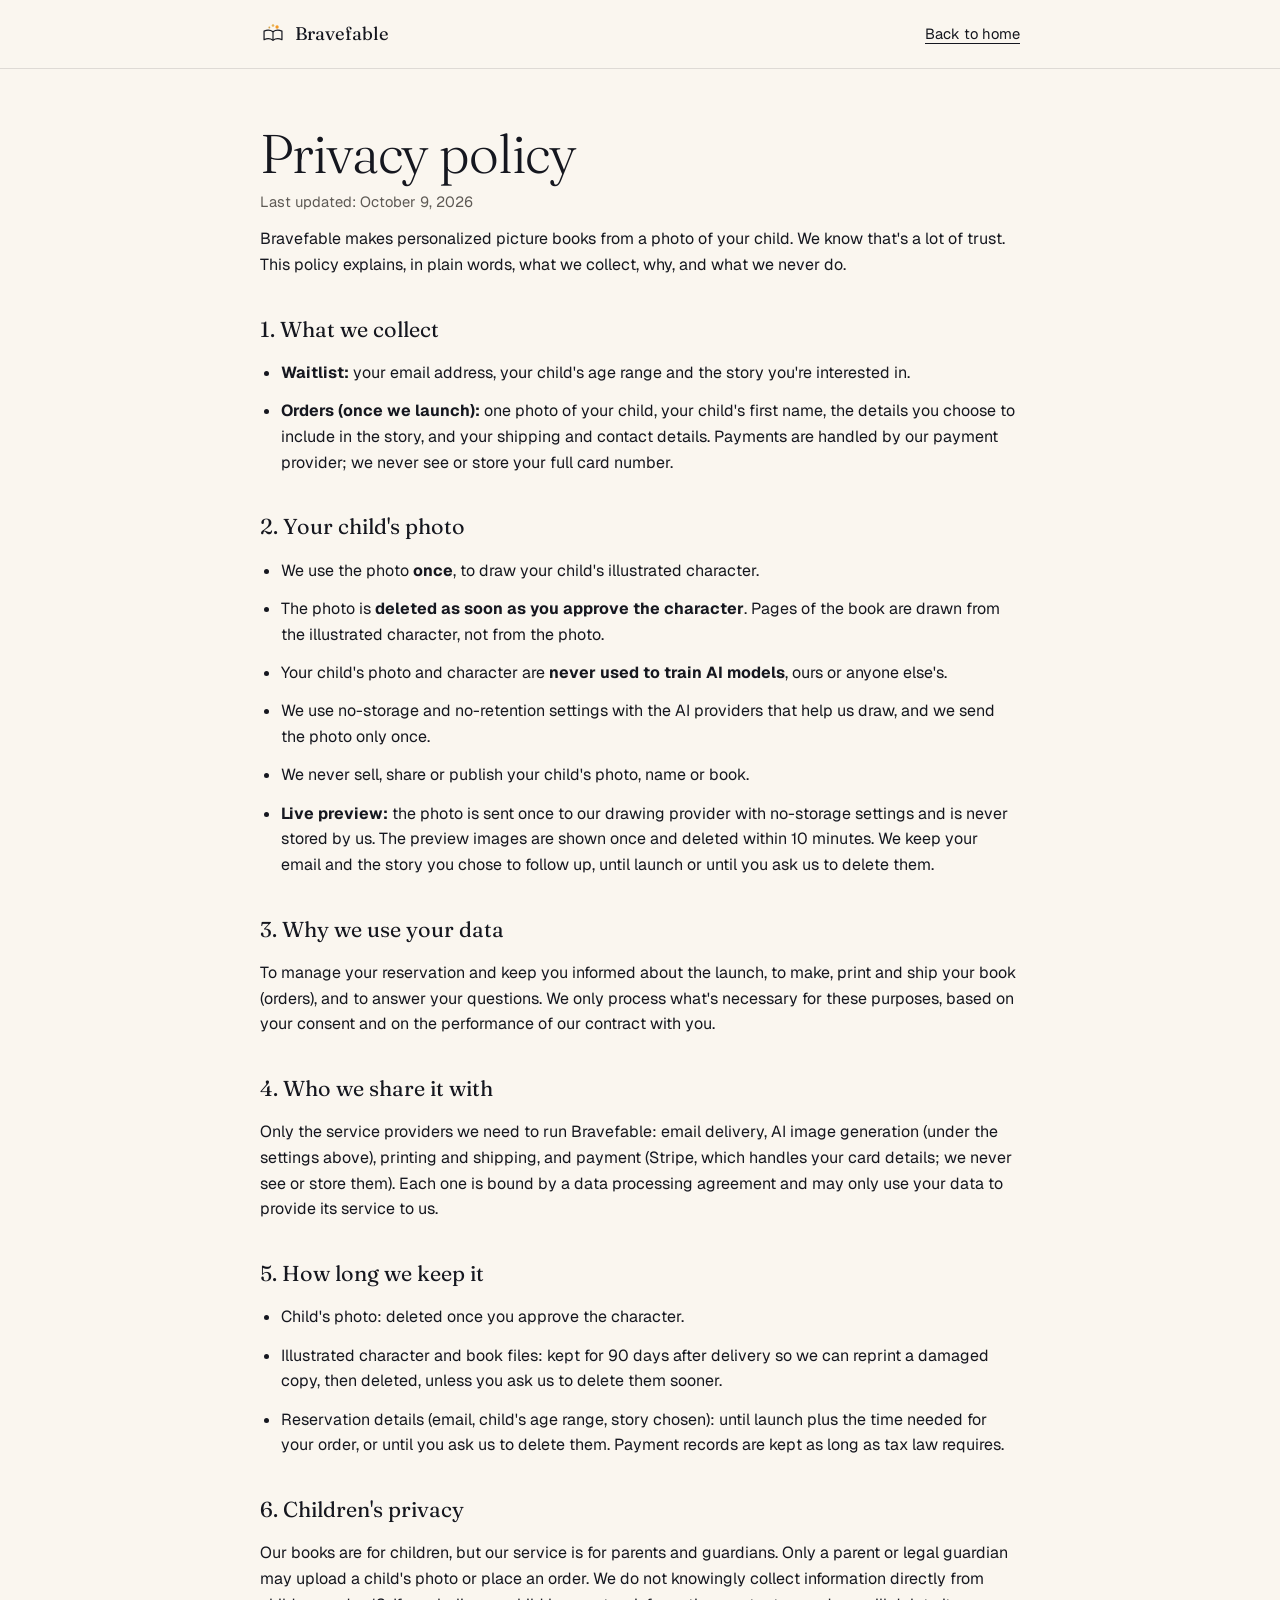
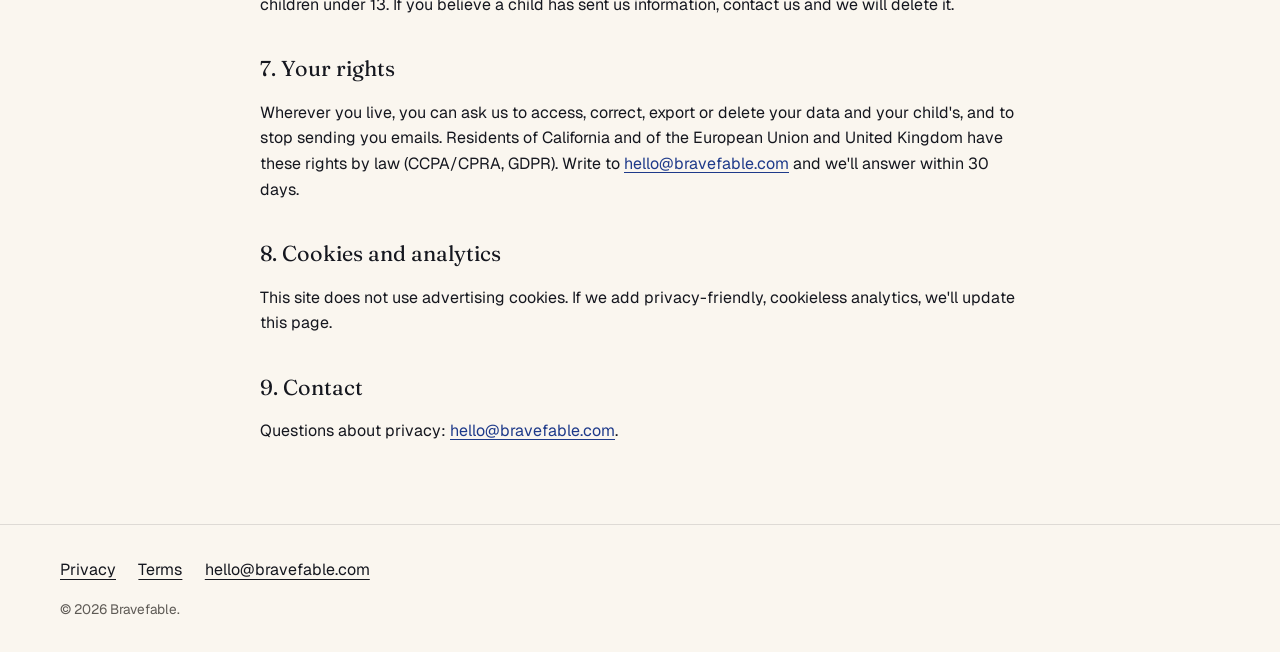
<file: privacy.html>
<!DOCTYPE html>
<html lang="en">
<head>
  <meta charset="UTF-8" />
  <meta name="viewport" content="width=device-width, initial-scale=1.0" />
  <title>Privacy policy · Bravefable</title>
  <meta name="description" content="How Bravefable handles your child's photo and your data: used once, deleted after drawing, never used for training." />
  <link rel="canonical" href="https://lgdlcs.github.io/bravefable/privacy.html" />
  <link rel="icon" type="image/svg+xml" href="favicon.svg" />
  <link rel="preconnect" href="https://fonts.googleapis.com" />
  <link rel="preconnect" href="https://fonts.gstatic.com" crossorigin />
  <link href="https://fonts.googleapis.com/css2?family=Fraunces:ital,opsz,wght,SOFT@0,9..144,250..400,50;1,9..144,250..400,50&family=Geist:wght@400;500;600&family=Geist+Mono:wght@400;500&display=swap" rel="stylesheet" />
  <link rel="stylesheet" href="legal.css" />
</head>
<body>
  <header class="legal-head"><div class="wrap wrap--narrow">
    <a class="nav__brand" href="./"><svg class="nav__mark" viewBox="0 0 32 32" aria-hidden="true"><path d="M5 23c3.8-1.7 7.6-1.7 11 .7 3.4-2.4 7.2-2.4 11-.7V12.5c-3.8-1.7-7.6-1.7-11 .7-3.4-2.4-7.2-2.4-11-.7z" fill="none" stroke="currentColor" stroke-width="1.5" stroke-linejoin="round"/><path d="M16 13.2v10.5" stroke="currentColor" stroke-width="1.4"/><circle cx="11.5" cy="8" r="1.15" fill="#D6A24A"/><circle cx="16" cy="5.6" r="1.55" fill="#E6B357"/><circle cx="21" cy="7.4" r="2.05" fill="#F59A23"/></svg><span class="nav__word">Bravefable</span></a>
    <a class="back" href="./">Back to home</a>
  </div></header>
  <main class="legal"><div class="wrap wrap--narrow">
    <h1>Privacy policy</h1>
    <p class="updated">Last updated: October 9, 2026</p>
    <p>Bravefable makes personalized picture books from a photo of your child. We know that's a lot of trust. This policy explains, in plain words, what we collect, why, and what we never do.</p>
    <h2>1. What we collect</h2>
    <ul>
      <li><strong>Waitlist:</strong> your email address, your child's age range and the story you're interested in.</li>
      <li><strong>Orders (once we launch):</strong> one photo of your child, your child's first name, the details you choose to include in the story, and your shipping and contact details. Payments are handled by our payment provider; we never see or store your full card number.</li>
    </ul>
    <h2>2. Your child's photo</h2>
    <ul>
      <li>We use the photo <strong>once</strong>, to draw your child's illustrated character.</li>
      <li>The photo is <strong>deleted as soon as you approve the character</strong>. Pages of the book are drawn from the illustrated character, not from the photo.</li>
      <li>Your child's photo and character are <strong>never used to train AI models</strong>, ours or anyone else's.</li>
      <li>We use no-storage and no-retention settings with the AI providers that help us draw, and we send the photo only once.</li>
      <li>We never sell, share or publish your child's photo, name or book.</li>
      <li><strong>Live preview:</strong> the photo is sent once to our drawing provider with no-storage settings and is never stored by us. The preview images are shown once and deleted within 10 minutes. We keep your email and the story you chose to follow up, until launch or until you ask us to delete them.</li>
    </ul>
    <h2>3. Why we use your data</h2>
    <p>To manage your reservation and keep you informed about the launch, to make, print and ship your book (orders), and to answer your questions. We only process what's necessary for these purposes, based on your consent and on the performance of our contract with you.</p>
    <h2>4. Who we share it with</h2>
    <p>Only the service providers we need to run Bravefable: email delivery, AI image generation (under the settings above), printing and shipping, and payment (Stripe, which handles your card details; we never see or store them). Each one is bound by a data processing agreement and may only use your data to provide its service to us.</p>
    <h2>5. How long we keep it</h2>
    <ul>
      <li>Child's photo: deleted once you approve the character.</li>
      <li>Illustrated character and book files: kept for 90 days after delivery so we can reprint a damaged copy, then deleted, unless you ask us to delete them sooner.</li>
      <li>Reservation details (email, child's age range, story chosen): until launch plus the time needed for your order, or until you ask us to delete them. Payment records are kept as long as tax law requires.</li>
    </ul>
    <h2>6. Children's privacy</h2>
    <p>Our books are for children, but our service is for parents and guardians. Only a parent or legal guardian may upload a child's photo or place an order. We do not knowingly collect information directly from children under 13. If you believe a child has sent us information, contact us and we will delete it.</p>
    <h2>7. Your rights</h2>
    <p>Wherever you live, you can ask us to access, correct, export or delete your data and your child's, and to stop sending you emails. Residents of California and of the European Union and United Kingdom have these rights by law (CCPA/CPRA, GDPR). Write to <a href="mailto:hello@bravefable.com">hello@bravefable.com</a> and we'll answer within 30 days.</p>
    <h2>8. Cookies and analytics</h2>
    <p>This site does not use advertising cookies. If we add privacy-friendly, cookieless analytics, we'll update this page.</p>
    <h2>9. Contact</h2>
    <p>Questions about privacy: <a href="mailto:hello@bravefable.com">hello@bravefable.com</a>.</p>
  </div></main>
  <footer class="footer"><div class="wrap footer__inner">
    <nav class="footer__links" aria-label="Legal"><a href="privacy.html">Privacy</a><a href="terms.html">Terms</a><a href="mailto:hello@bravefable.com">hello@bravefable.com</a></nav>
    <p class="footer__copy">© 2026 Bravefable.</p>
  </div></footer>
</body>
</html>
</file>
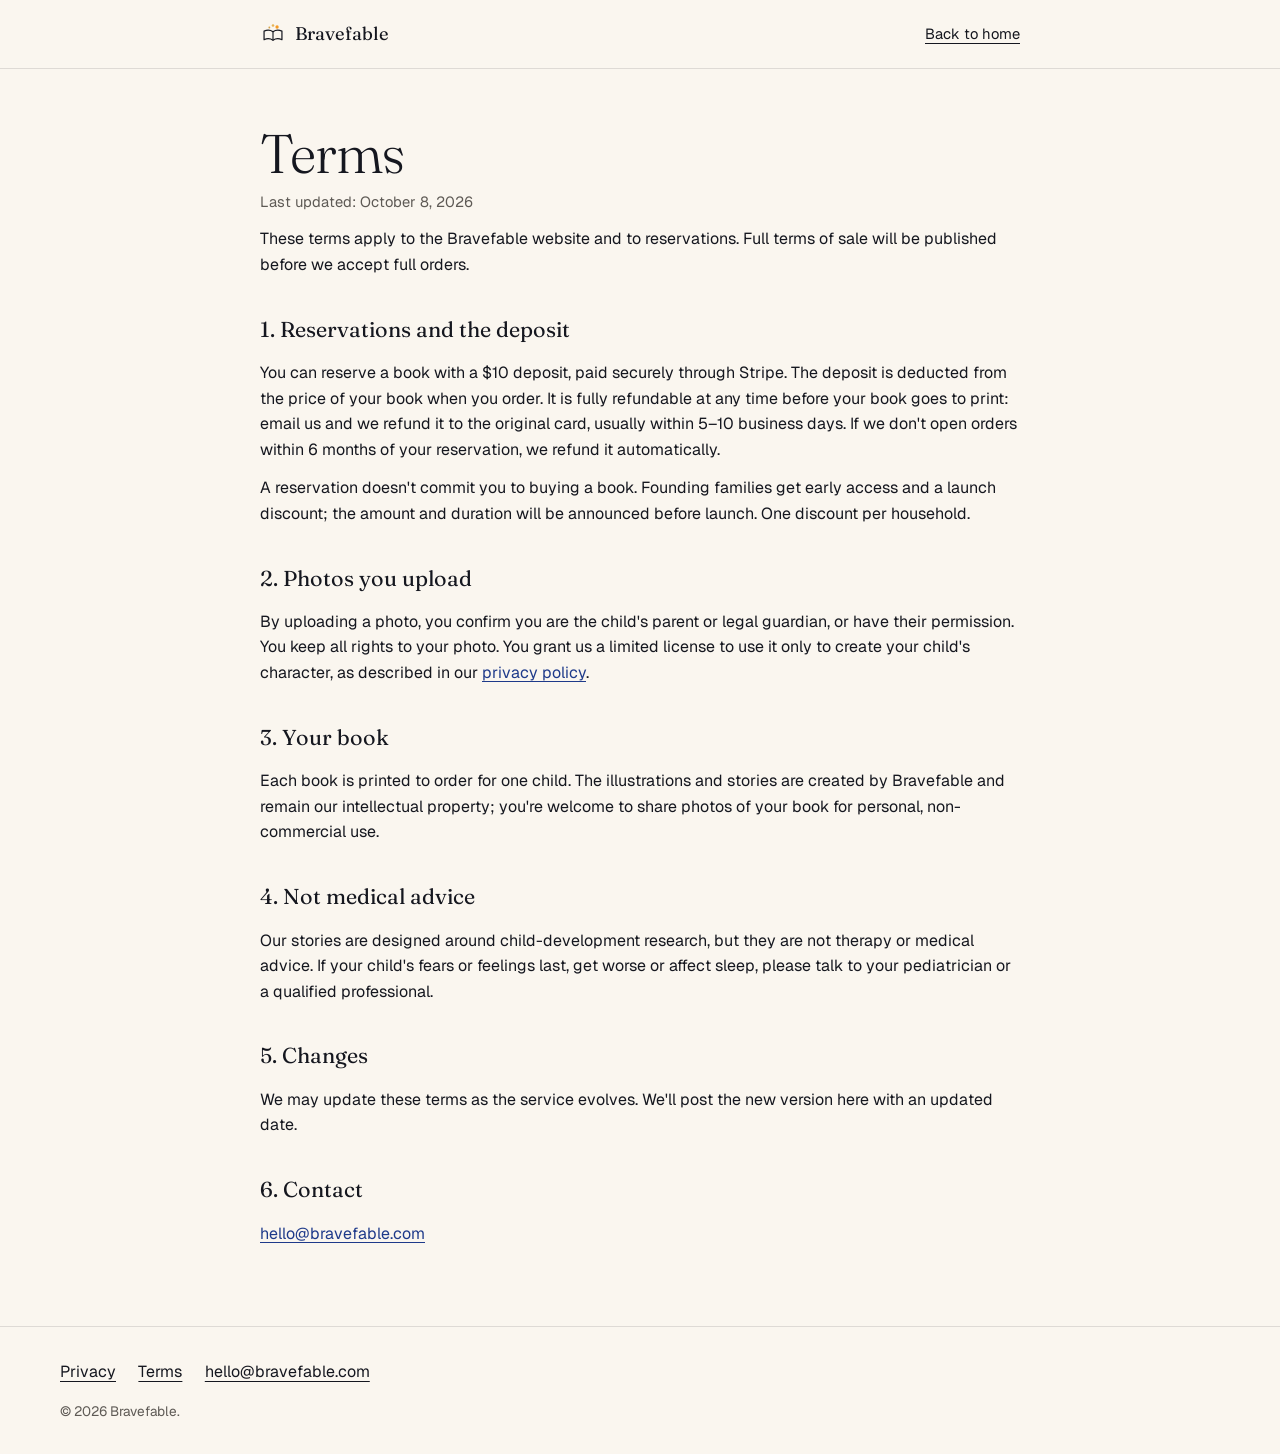
<file: terms.html>
<!DOCTYPE html>
<html lang="en">
<head>
  <meta charset="UTF-8" />
  <meta name="viewport" content="width=device-width, initial-scale=1.0" />
  <title>Terms · Bravefable</title>
  <meta name="description" content="Terms of use for the Bravefable website and reservations." />
  <link rel="canonical" href="https://lgdlcs.github.io/bravefable/terms.html" />
  <link rel="icon" type="image/svg+xml" href="favicon.svg" />
  <link rel="preconnect" href="https://fonts.googleapis.com" />
  <link rel="preconnect" href="https://fonts.gstatic.com" crossorigin />
  <link href="https://fonts.googleapis.com/css2?family=Fraunces:ital,opsz,wght,SOFT@0,9..144,250..400,50;1,9..144,250..400,50&family=Geist:wght@400;500;600&family=Geist+Mono:wght@400;500&display=swap" rel="stylesheet" />
  <link rel="stylesheet" href="legal.css" />
</head>
<body>
  <header class="legal-head"><div class="wrap wrap--narrow">
    <a class="nav__brand" href="./"><svg class="nav__mark" viewBox="0 0 32 32" aria-hidden="true"><path d="M5 23c3.8-1.7 7.6-1.7 11 .7 3.4-2.4 7.2-2.4 11-.7V12.5c-3.8-1.7-7.6-1.7-11 .7-3.4-2.4-7.2-2.4-11-.7z" fill="none" stroke="currentColor" stroke-width="1.5" stroke-linejoin="round"/><path d="M16 13.2v10.5" stroke="currentColor" stroke-width="1.4"/><circle cx="11.5" cy="8" r="1.15" fill="#D6A24A"/><circle cx="16" cy="5.6" r="1.55" fill="#E6B357"/><circle cx="21" cy="7.4" r="2.05" fill="#F59A23"/></svg><span class="nav__word">Bravefable</span></a>
    <a class="back" href="./">Back to home</a>
  </div></header>
  <main class="legal"><div class="wrap wrap--narrow">
    <h1>Terms</h1>
    <p class="updated">Last updated: October 8, 2026</p>
    <p>These terms apply to the Bravefable website and to reservations. Full terms of sale will be published before we accept full orders.</p>
    <h2 id="deposit">1. Reservations and the deposit</h2>
    <p>You can reserve a book with a $10 deposit, paid securely through Stripe. The deposit is deducted from the price of your book when you order. It is fully refundable at any time before your book goes to print: email us and we refund it to the original card, usually within 5–10 business days. If we don't open orders within 6 months of your reservation, we refund it automatically.</p>
    <p>A reservation doesn't commit you to buying a book. Founding families get early access and a launch discount; the amount and duration will be announced before launch. One discount per household.</p>
    <h2>2. Photos you upload</h2>
    <p>By uploading a photo, you confirm you are the child's parent or legal guardian, or have their permission. You keep all rights to your photo. You grant us a limited license to use it only to create your child's character, as described in our <a href="privacy.html">privacy policy</a>.</p>
    <h2>3. Your book</h2>
    <p>Each book is printed to order for one child. The illustrations and stories are created by Bravefable and remain our intellectual property; you're welcome to share photos of your book for personal, non-commercial use.</p>
    <h2>4. Not medical advice</h2>
    <p>Our stories are designed around child-development research, but they are not therapy or medical advice. If your child's fears or feelings last, get worse or affect sleep, please talk to your pediatrician or a qualified professional.</p>
    <h2>5. Changes</h2>
    <p>We may update these terms as the service evolves. We'll post the new version here with an updated date.</p>
    <h2>6. Contact</h2>
    <p><a href="mailto:hello@bravefable.com">hello@bravefable.com</a></p>
  </div></main>
  <footer class="footer"><div class="wrap footer__inner">
    <nav class="footer__links" aria-label="Legal"><a href="privacy.html">Privacy</a><a href="terms.html">Terms</a><a href="mailto:hello@bravefable.com">hello@bravefable.com</a></nav>
    <p class="footer__copy">© 2026 Bravefable.</p>
  </div></footer>
</body>
</html>
</file>
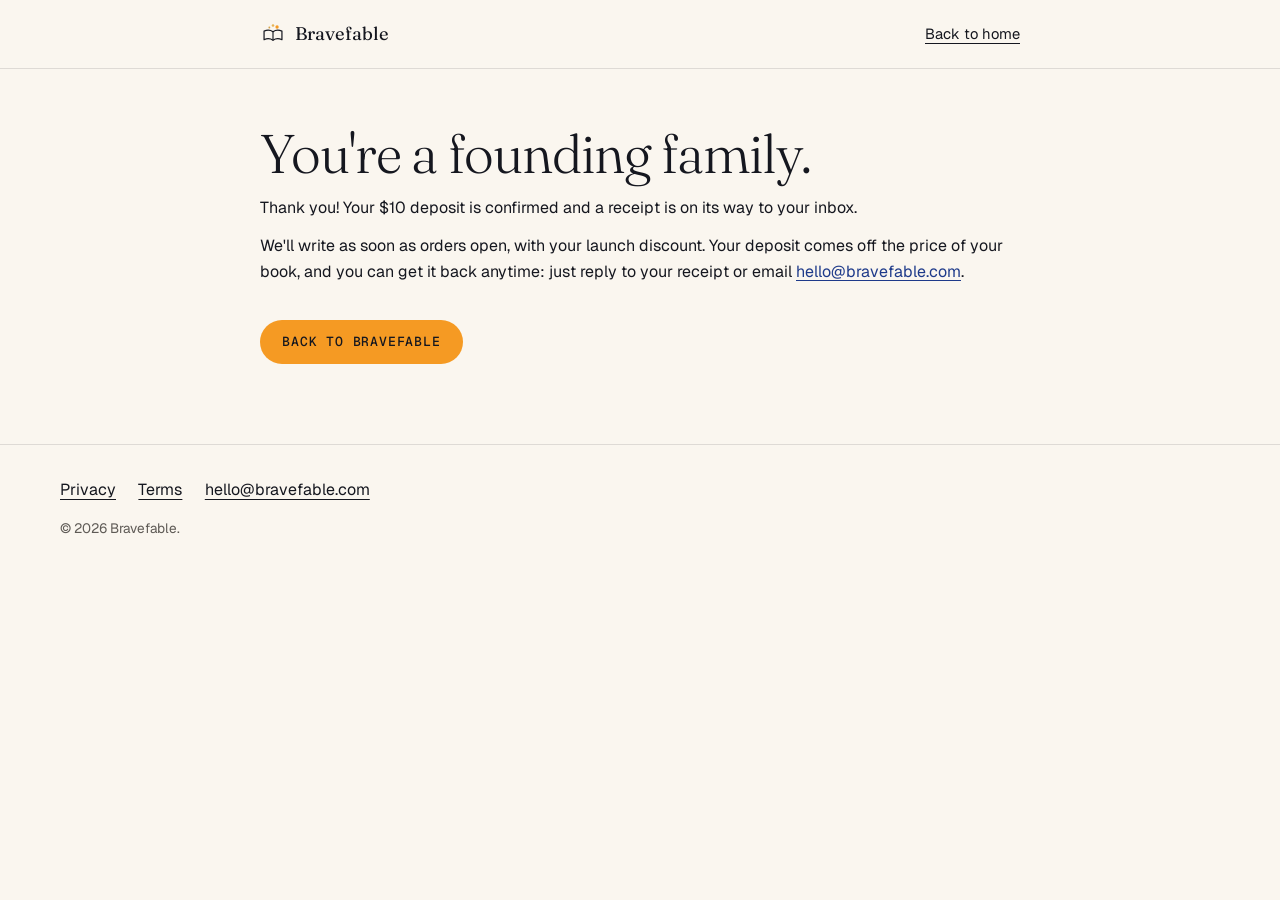
<file: thanks.html>
<!DOCTYPE html>
<html lang="en">
<head>
  <meta charset="UTF-8" />
  <meta name="viewport" content="width=device-width, initial-scale=1.0" />
  <title>Thank you · Bravefable</title>
  <meta name="description" content="Your Bravefable reservation is confirmed." />
  <link rel="canonical" href="https://lgdlcs.github.io/bravefable/thanks.html" />
  <link rel="icon" type="image/svg+xml" href="favicon.svg" />
  <link rel="preconnect" href="https://fonts.googleapis.com" />
  <link rel="preconnect" href="https://fonts.gstatic.com" crossorigin />
  <link href="https://fonts.googleapis.com/css2?family=Fraunces:ital,opsz,wght,SOFT@0,9..144,250..400,50;1,9..144,250..400,50&family=Geist:wght@400;500;600&family=Geist+Mono:wght@400;500&display=swap" rel="stylesheet" />
  <link rel="stylesheet" href="legal.css" />
  <meta name="robots" content="noindex" />
</head>
<body>
  <header class="legal-head"><div class="wrap wrap--narrow">
    <a class="nav__brand" href="./"><svg class="nav__mark" viewBox="0 0 32 32" aria-hidden="true"><path d="M5 23c3.8-1.7 7.6-1.7 11 .7 3.4-2.4 7.2-2.4 11-.7V12.5c-3.8-1.7-7.6-1.7-11 .7-3.4-2.4-7.2-2.4-11-.7z" fill="none" stroke="currentColor" stroke-width="1.5" stroke-linejoin="round"/><path d="M16 13.2v10.5" stroke="currentColor" stroke-width="1.4"/><circle cx="11.5" cy="8" r="1.15" fill="#D6A24A"/><circle cx="16" cy="5.6" r="1.55" fill="#E6B357"/><circle cx="21" cy="7.4" r="2.05" fill="#F59A23"/></svg><span class="nav__word">Bravefable</span></a>
    <a class="back" href="./">Back to home</a>
  </div></header>
  <main class="legal"><div class="wrap wrap--narrow">
    <h1>You're a founding family.</h1>
    <p>Thank you! Your $10 deposit is confirmed and a receipt is on its way to your inbox.</p>
    <p>We'll write as soon as orders open, with your launch discount. Your deposit comes off the price of your book, and you can get it back anytime: just reply to your receipt or email <a href="mailto:hello@bravefable.com">hello@bravefable.com</a>.</p>
    <p><a class="btn btn--solid" href="./">Back to Bravefable</a></p>
  </div></main>
  <footer class="footer"><div class="wrap footer__inner">
    <nav class="footer__links" aria-label="Legal"><a href="privacy.html">Privacy</a><a href="terms.html">Terms</a><a href="mailto:hello@bravefable.com">hello@bravefable.com</a></nav>
    <p class="footer__copy">© 2026 Bravefable.</p>
  </div></footer>
</body>
</html>
</file>
<file: legal.css>
:root { --ink: #15171F; --cream: #FAF6EF; --sand: #ECE3D6; --muted: #5E5A55; --line: rgba(21, 23, 31, .12); --amber: #F59A23; --cobalt: #1E3A8A; }
* { box-sizing: border-box; margin: 0; }
body { background: var(--cream); color: var(--ink); font: 400 1rem/1.6 "Geist", system-ui, sans-serif; -webkit-font-smoothing: antialiased; }
.wrap { width: min(1160px, calc(100% - 32px)); margin: 0 auto; }
.wrap--narrow { width: min(760px, calc(100% - 32px)); }
.legal-head { padding: 1.2rem 0; border-bottom: 1px solid var(--line); }
.legal-head .wrap { display: flex; align-items: center; justify-content: space-between; gap: 1rem; }
.nav__brand { display: inline-flex; align-items: center; gap: .55rem; color: var(--ink); text-decoration: none; }
.nav__mark { width: 26px; height: 26px; }
.nav__word { font-family: "Fraunces", Georgia, serif; font-size: 1.15rem; }
.back { font-size: .92rem; color: var(--ink); text-underline-offset: 4px; }
.legal { padding: 3.5rem 0 5rem; }
.legal h1 { font-family: "Fraunces", Georgia, serif; font-weight: 300; font-size: clamp(2.2rem, 6vw, 3.4rem); line-height: 1.05; letter-spacing: -.02em; }
.legal .updated { margin-top: .5rem; color: var(--muted); font-size: .92rem; }
.legal h2 { font-family: "Fraunces", Georgia, serif; font-weight: 400; font-size: 1.35rem; margin: 2.2rem 0 .6rem; }
.legal p, .legal li { margin-top: .8rem; }
.legal ul { padding-left: 1.3rem; }
.legal a:not(.btn) { color: var(--cobalt); text-underline-offset: 3px; }
.btn { display: inline-block; margin-top: 1.4rem; padding: .85rem 1.4rem; border-radius: 999px; font: 500 .82rem "Geist Mono", ui-monospace, monospace; letter-spacing: .06em; text-transform: uppercase; text-decoration: none; }
.btn--solid { background: var(--amber); color: var(--ink); }
.footer { border-top: 1px solid var(--line); padding: 2rem 0; }
.footer__inner { display: flex; flex-wrap: wrap; gap: 1rem 2rem; justify-content: space-between; }
.footer__links { display: flex; flex-wrap: wrap; gap: 1.4rem; }
.footer__links a { color: var(--ink); text-underline-offset: 4px; }
.footer__copy { width: 100%; font-size: .85rem; color: var(--muted); }
</file>
